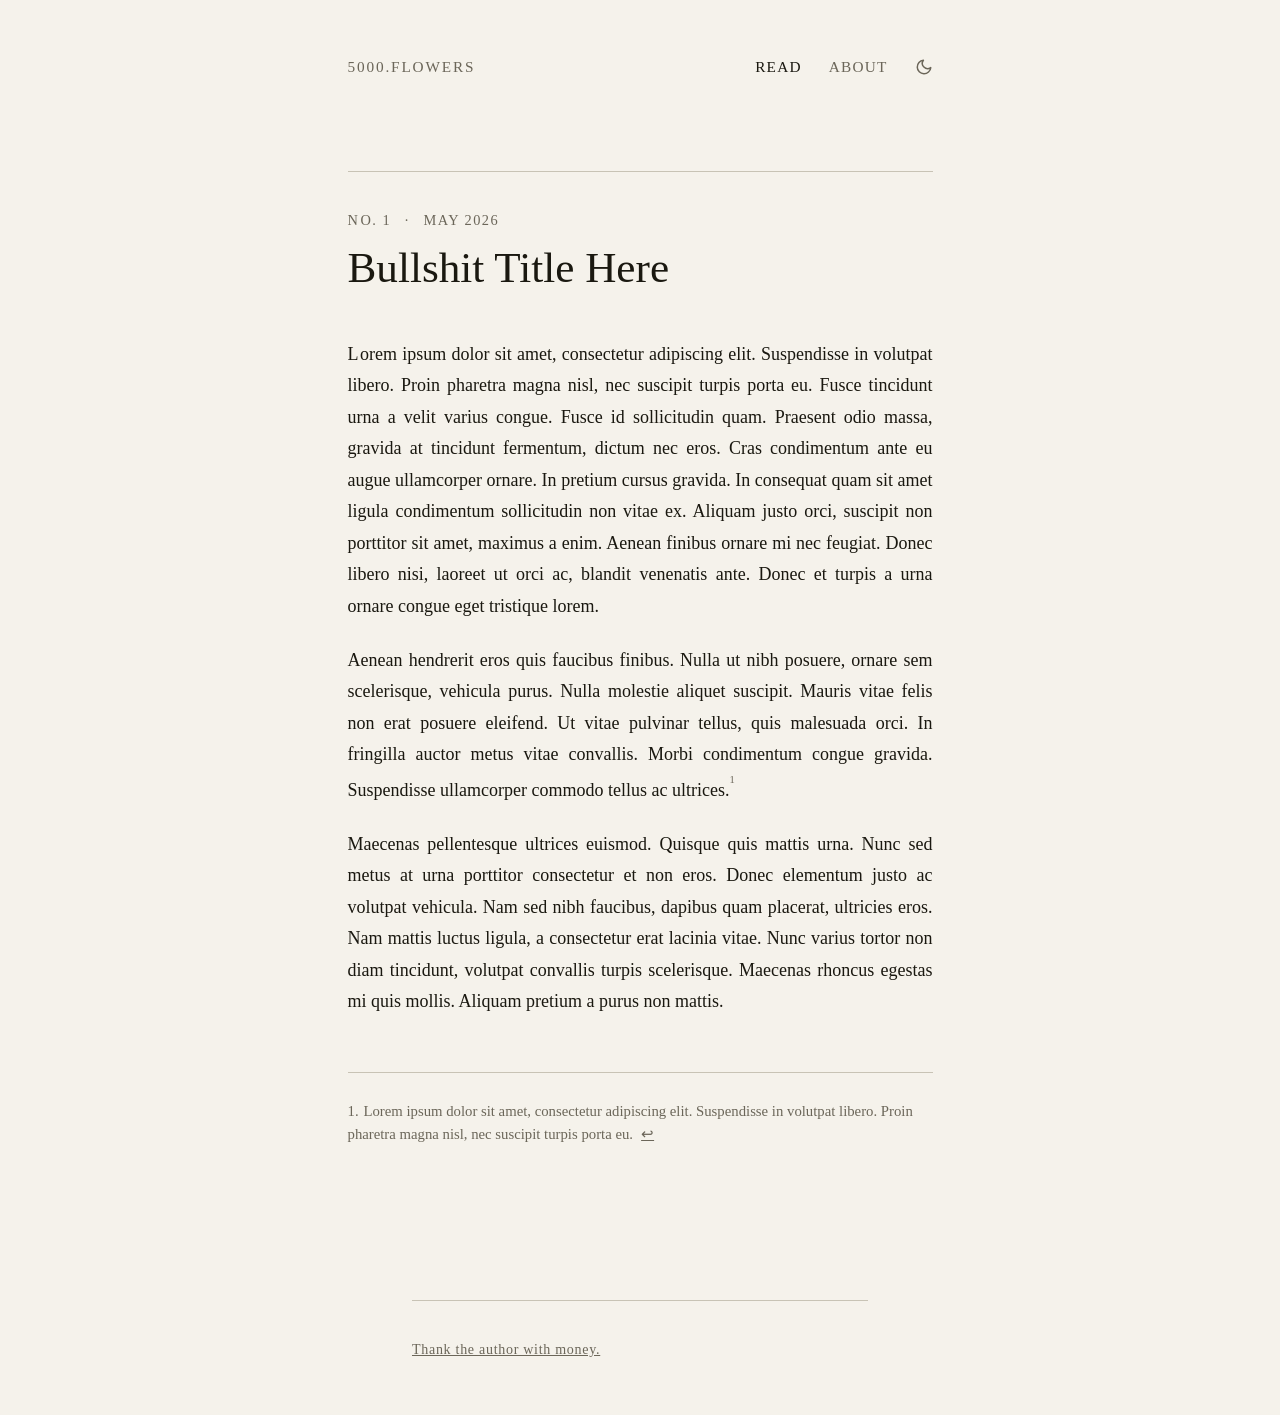
<file: index.html>
<!DOCTYPE html>
<html lang="en">
<head>
  <meta charset="UTF-8">
  <meta name="viewport" content="width=device-width, initial-scale=1.0">
  <title>5000.flowers</title>
  <link rel="stylesheet" href="style.css">
</head>
<body>

  <header class="site-header">
    <a class="site-title" href="index.html">5000.flowers</a>
    <nav>
      <a href="index.html" aria-current="page">Read</a>
      <a href="about.html">About</a>
      <button id="theme-toggle" aria-label="Toggle dark mode">
        <!-- Sun icon (shown in dark mode) -->
        <svg id="icon-sun" xmlns="http://www.w3.org/2000/svg" viewBox="0 0 24 24"
             fill="none" stroke="currentColor" stroke-width="2"
             stroke-linecap="round" stroke-linejoin="round" aria-hidden="true">
          <circle cx="12" cy="12" r="4"/>
          <line x1="12" y1="2"  x2="12" y2="5"/>
          <line x1="12" y1="19" x2="12" y2="22"/>
          <line x1="4.22" y1="4.22"   x2="6.34" y2="6.34"/>
          <line x1="17.66" y1="17.66" x2="19.78" y2="19.78"/>
          <line x1="2"  y1="12" x2="5"  y2="12"/>
          <line x1="19" y1="12" x2="22" y2="12"/>
          <line x1="4.22" y1="19.78"  x2="6.34" y2="17.66"/>
          <line x1="17.66" y1="6.34" x2="19.78" y2="4.22"/>
        </svg>
        <!-- Moon icon (shown in light mode) -->
        <svg id="icon-moon" xmlns="http://www.w3.org/2000/svg" viewBox="0 0 24 24"
             fill="none" stroke="currentColor" stroke-width="2"
             stroke-linecap="round" stroke-linejoin="round" aria-hidden="true">
          <path d="M21 12.79A9 9 0 1 1 11.21 3 7 7 0 0 0 21 12.79z"/>
        </svg>
      </button>
    </nav>
  </header>

  <main>
    <hr class="rule">

    <article>
      <header>
        <p class="piece-meta">No. 1 &ensp;·&ensp; May 2026</p>
        <h1 class="piece-title">Bullshit Title Here</h1>
      </header>

      <p>Lorem ipsum dolor sit amet, consectetur adipiscing elit. Suspendisse in volutpat libero. Proin pharetra magna nisl, nec suscipit turpis porta eu. Fusce tincidunt urna a velit varius congue. Fusce id sollicitudin quam. Praesent odio massa, gravida at tincidunt fermentum, dictum nec eros. Cras condimentum ante eu augue ullamcorper ornare. In pretium cursus gravida. In consequat quam sit amet ligula condimentum sollicitudin non vitae ex. Aliquam justo orci, suscipit non porttitor sit amet, maximus a enim. Aenean finibus ornare mi nec feugiat. Donec libero nisi, laoreet ut orci ac, blandit venenatis ante. Donec et turpis a urna ornare congue eget tristique lorem.</p>

      <p>Aenean hendrerit eros quis faucibus finibus. Nulla ut nibh posuere, ornare sem scelerisque, vehicula purus. Nulla molestie aliquet suscipit. Mauris vitae felis non erat posuere eleifend. Ut vitae pulvinar tellus, quis malesuada orci. In fringilla auctor metus vitae convallis. Morbi condimentum congue gravida. Suspendisse ullamcorper commodo tellus ac ultrices.<sup><a href="#fn1" id="ref1">1</a></sup></p>

      <p>Maecenas pellentesque ultrices euismod. Quisque quis mattis urna. Nunc sed metus at urna porttitor consectetur et non eros. Donec elementum justo ac volutpat vehicula. Nam sed nibh faucibus, dapibus quam placerat, ultricies eros. Nam mattis luctus ligula, a consectetur erat lacinia vitae. Nunc varius tortor non diam tincidunt, volutpat convallis turpis scelerisque. Maecenas rhoncus egestas mi quis mollis. Aliquam pretium a purus non mattis.</p>

      <section class="footnotes" aria-label="Footnotes">
        <p id="fn1">1. Lorem ipsum dolor sit amet, consectetur adipiscing elit. Suspendisse in volutpat libero. Proin pharetra magna nisl, nec suscipit turpis porta eu. <a href="#ref1" class="footnote-backlink" aria-label="Return to text">↩</a></p>
      </section>
    </article>
  </main>

  <footer>
    <hr class="rule">
    <a href="https://paypal.me/kenbaumann">Thank the author with money.</a>
  </footer>

  <script>
    // ── Theme toggle ──────────────────────────────────────────
    const root   = document.documentElement;
    const toggle = document.getElementById('theme-toggle');
    const sun    = document.getElementById('icon-sun');
    const moon   = document.getElementById('icon-moon');

    function applyTheme(dark) {
      root.setAttribute('data-theme', dark ? 'dark' : 'light');
      sun.style.display  = dark ? 'block' : 'none';
      moon.style.display = dark ? 'none'  : 'block';
      toggle.setAttribute('aria-label', dark ? 'Switch to light mode' : 'Switch to dark mode');
    }

    // Initialise from storage, then OS preference
    const stored = localStorage.getItem('theme');
    const prefersDark = window.matchMedia('(prefers-color-scheme: dark)').matches;
    applyTheme(stored ? stored === 'dark' : prefersDark);

    toggle.addEventListener('click', () => {
      const isDark = root.getAttribute('data-theme') === 'dark';
      localStorage.setItem('theme', isDark ? 'light' : 'dark');
      applyTheme(!isDark);
    });
  </script>

</body>
</html>
</file>
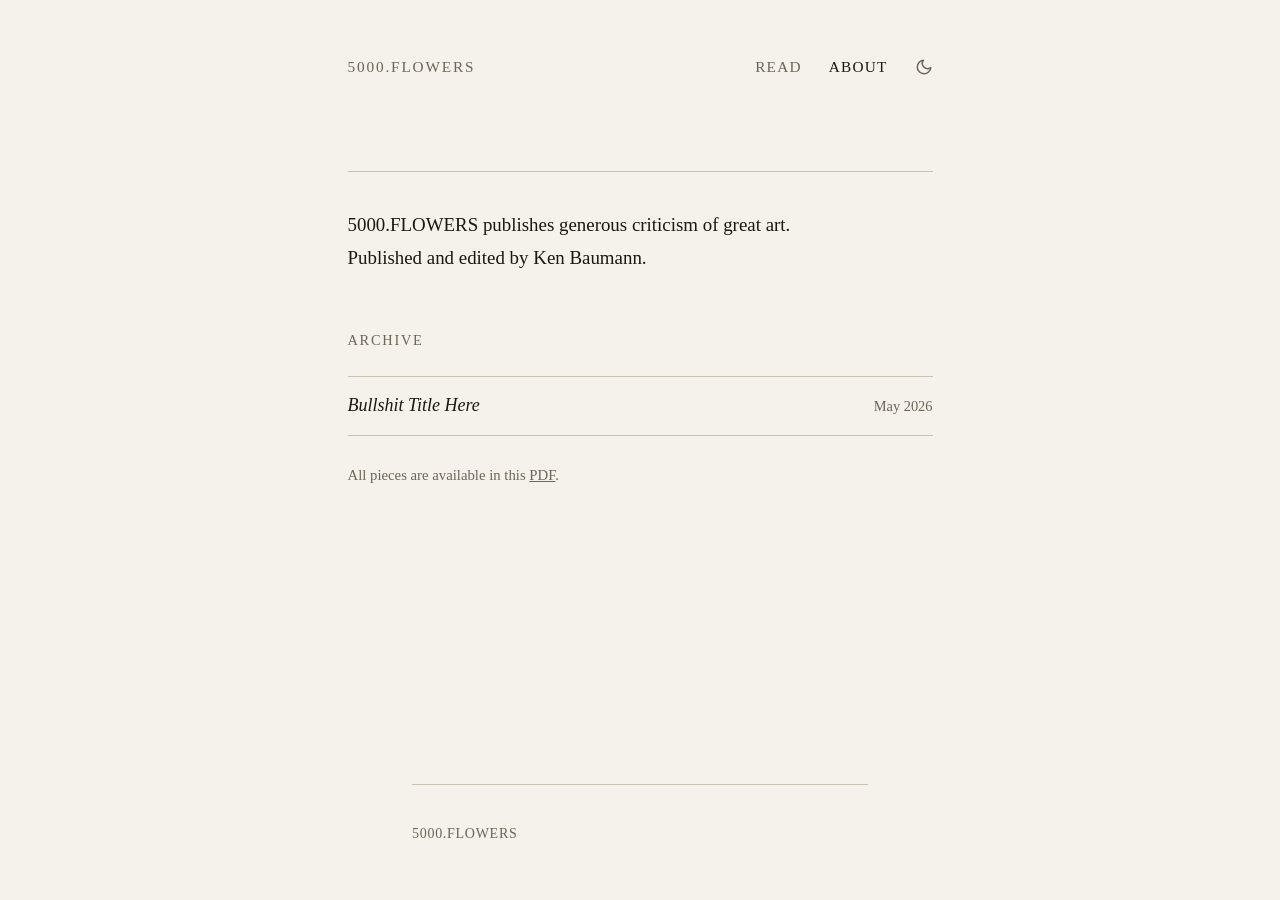
<file: about.html>
<!DOCTYPE html>
<html lang="en">
<head>
  <meta charset="UTF-8">
  <meta name="viewport" content="width=device-width, initial-scale=1.0">
  <title>The Publication — About</title>
  <link rel="stylesheet" href="style.css">
</head>
<body>

  <header class="site-header">
    <a class="site-title" href="index.html">5000.flowers</a>
    <nav>
      <a href="index.html">Read</a>
      <a href="about.html" aria-current="page">About</a>
      <button id="theme-toggle" aria-label="Toggle dark mode">
        <svg id="icon-sun" xmlns="http://www.w3.org/2000/svg" viewBox="0 0 24 24"
             fill="none" stroke="currentColor" stroke-width="2"
             stroke-linecap="round" stroke-linejoin="round" aria-hidden="true">
          <circle cx="12" cy="12" r="4"/>
          <line x1="12" y1="2"  x2="12" y2="5"/>
          <line x1="12" y1="19" x2="12" y2="22"/>
          <line x1="4.22" y1="4.22"   x2="6.34" y2="6.34"/>
          <line x1="17.66" y1="17.66" x2="19.78" y2="19.78"/>
          <line x1="2"  y1="12" x2="5"  y2="12"/>
          <line x1="19" y1="12" x2="22" y2="12"/>
          <line x1="4.22" y1="19.78"  x2="6.34" y2="17.66"/>
          <line x1="17.66" y1="6.34" x2="19.78" y2="4.22"/>
        </svg>
        <svg id="icon-moon" xmlns="http://www.w3.org/2000/svg" viewBox="0 0 24 24"
             fill="none" stroke="currentColor" stroke-width="2"
             stroke-linecap="round" stroke-linejoin="round" aria-hidden="true">
          <path d="M21 12.79A9 9 0 1 1 11.21 3 7 7 0 0 0 21 12.79z"/>
        </svg>
      </button>
    </nav>
  </header>

  <main>
    <hr class="rule">

    <p class="about-intro">
      5000.FLOWERS publishes generous criticism of great art. Published and edited by Ken Baumann.
    </p>

    <section class="archive-section" aria-labelledby="archive-heading">
      <h2 id="archive-heading">Archive</h2>

      <!-- 
        Add a new <a class="archive-item"> for each past piece.
        Update archive.pdf whenever a new piece is added.
      -->
      <a class="archive-item" href="archive.pdf" target="_blank" rel="noopener">
        <span class="archive-item__title">Bullshit Title Here</span>
        <span class="archive-item__date">May 2026</span>
      </a>

      <!-- Example of a second entry (remove if not yet needed):
      <a class="archive-item" href="archive.pdf" target="_blank" rel="noopener">
        <span class="archive-item__title">Against Productivity</span>
        <span class="archive-item__date">Apr 2026</span>
      </a>
      -->

      <p style="margin-top:1.5rem; font-size:0.82rem; color:var(--muted);">
        All pieces are available in this
        <a href="archive.pdf" style="color:var(--muted);">PDF</a>.
      </p>
    </section>
  </main>

  <footer>
    <hr class="rule">
    5000.FLOWERS
  </footer>

  <script>
    const root   = document.documentElement;
    const toggle = document.getElementById('theme-toggle');
    const sun    = document.getElementById('icon-sun');
    const moon   = document.getElementById('icon-moon');

    function applyTheme(dark) {
      root.setAttribute('data-theme', dark ? 'dark' : 'light');
      sun.style.display  = dark ? 'block' : 'none';
      moon.style.display = dark ? 'none'  : 'block';
      toggle.setAttribute('aria-label', dark ? 'Switch to light mode' : 'Switch to dark mode');
    }

    const stored = localStorage.getItem('theme');
    const prefersDark = window.matchMedia('(prefers-color-scheme: dark)').matches;
    applyTheme(stored ? stored === 'dark' : prefersDark);

    toggle.addEventListener('click', () => {
      const isDark = root.getAttribute('data-theme') === 'dark';
      localStorage.setItem('theme', isDark ? 'light' : 'dark');
      applyTheme(!isDark);
    });
  </script>

</body>
</html>
</file>
<file: style.css>
/* ── Reset & base ─────────────────────────────────────────── */
*, *::before, *::after { box-sizing: border-box; margin: 0; padding: 0; }

/* ── Design tokens ────────────────────────────────────────── */
:root {
  --bg:      #f5f2eb;
  --text:    #1a1810;
  --muted:   #6b6659;
  --rule:    #c8c3b5;
  --link:    #1a1810;

  --font-body: Garamond, 'Times New Roman', serif;
  --measure: 65ch;
  --space: clamp(1.5rem, 5vw, 3rem);
}

[data-theme="dark"] {
  --bg:    #151410;
  --text:  #e8e4da;
  --muted: #8a8272;
  --rule:  #3a362e;
  --link:  #e8e4da;
}

/* ── Global ───────────────────────────────────────────────── */
html { font-size: 18px; scroll-behavior: smooth; }

body {
  background: var(--bg);
  color: var(--text);
  font-family: var(--font-body);
  font-feature-settings: "liga" 1, "onum" 1;
  line-height: 1.75;
  transition: background 0.25s, color 0.25s;
  min-height: 100dvh;
  display: flex;
  flex-direction: column;
}

/* ── Layout ───────────────────────────────────────────────── */
.site-header {
  display: flex;
  align-items: baseline;
  justify-content: space-between;
  padding: var(--space) var(--space) 0;
  max-width: calc(var(--measure) + 2 * var(--space));
  margin-inline: auto;
  width: 100%;
}

.site-title {
  font-size: 0.85rem;
  letter-spacing: 0.12em;
  text-transform: uppercase;
  font-style: normal;
  color: var(--muted);
  text-decoration: none;
}
.site-title:hover { color: var(--text); }

nav { display: flex; align-items: center; gap: 1.5rem; }

nav a {
  font-size: 0.85rem;
  letter-spacing: 0.08em;
  text-transform: uppercase;
  color: var(--muted);
  text-decoration: none;
}
nav a:hover, nav a[aria-current="page"] { color: var(--text); }

/* ── Theme toggle ─────────────────────────────────────────── */
#theme-toggle {
  background: none;
  border: none;
  cursor: pointer;
  color: var(--muted);
  padding: 0;
  line-height: 1;
  font-size: 1rem;
  display: flex;
  align-items: center;
}
#theme-toggle:hover { color: var(--text); }
#theme-toggle svg { width: 1rem; height: 1rem; display: block; }

/* ── Main content ─────────────────────────────────────────── */
main {
  flex: 1;
  padding: var(--space);
  max-width: calc(var(--measure) + 2 * var(--space));
  margin-inline: auto;
  width: 100%;
}

/* ── Rule ─────────────────────────────────────────────────── */
.rule {
  border: none;
  border-top: 1px solid var(--rule);
  margin-block: 2rem;
}

/* ── Article typography ───────────────────────────────────── */
article header { margin-bottom: 2.5rem; }

.piece-meta {
  font-size: 0.8rem;
  letter-spacing: 0.1em;
  text-transform: uppercase;
  color: var(--muted);
  margin-bottom: 0.5rem;
}

h1.piece-title {
  font-size: clamp(1.6rem, 4vw, 2.4rem);
  line-height: 1.2;
  font-weight: normal;
  font-style: normal;
}

article p {
  margin-bottom: 1.25em;
  text-align: justify;
  hyphens: auto;
  -webkit-hyphens: auto;
}

article p:first-of-type::first-letter {
  line-height: 0.8;
  margin-right: 0.08em;
  margin-top: 0.06em;
  font-style: normal;
}

/* ── Footnotes ────────────────────────────────────────────── */
sup a {
  color: var(--muted);
  text-decoration: none;
  font-size: 0.7em;
  vertical-align: super;
}
sup a:hover { color: var(--text); }

.footnotes {
  margin-top: 3rem;
  padding-top: 1.5rem;
  border-top: 1px solid var(--rule);
  font-size: 0.82rem;
  color: var(--muted);
  line-height: 1.6;
}
.footnotes p { text-align: left; margin-bottom: 0.6em; }
.footnotes a { color: var(--muted); }
.footnotes .footnote-backlink { margin-left: 0.3em; }

/* ── About page ───────────────────────────────────────────── */
.about-intro {
  font-size: 1.05rem;
  margin-bottom: 3rem;
  max-width: 55ch;
}

.archive-section h2 {
  font-size: 0.8rem;
  letter-spacing: 0.12em;
  text-transform: uppercase;
  color: var(--muted);
  font-weight: normal;
  margin-bottom: 1.25rem;
}

.archive-item {
  display: flex;
  justify-content: space-between;
  align-items: baseline;
  gap: 1rem;
  padding-block: 0.75rem;
  border-bottom: 1px solid var(--rule);
  text-decoration: none;
  color: var(--text);
}
.archive-item:first-of-type { border-top: 1px solid var(--rule); }
.archive-item:hover .archive-item__title { text-decoration: underline; }

.archive-item__title { font-style: italic; }
.archive-item__date { font-size: 0.8rem; color: var(--muted); white-space: nowrap; }

/* ── Footer ───────────────────────────────────────────────── */
footer {
  padding: var(--space);
  max-width: calc(var(--measure) + 2 * var(--space));
  margin-inline: auto;
  width: 100%;
  font-size: 0.78rem;
  color: var(--muted);
  letter-spacing: 0.05em;
}

footer a {
  color: var(--muted);
}

/* ── Reduced motion ───────────────────────────────────────── */
@media (prefers-reduced-motion: reduce) {
  body { transition: none; }
}
</file>
